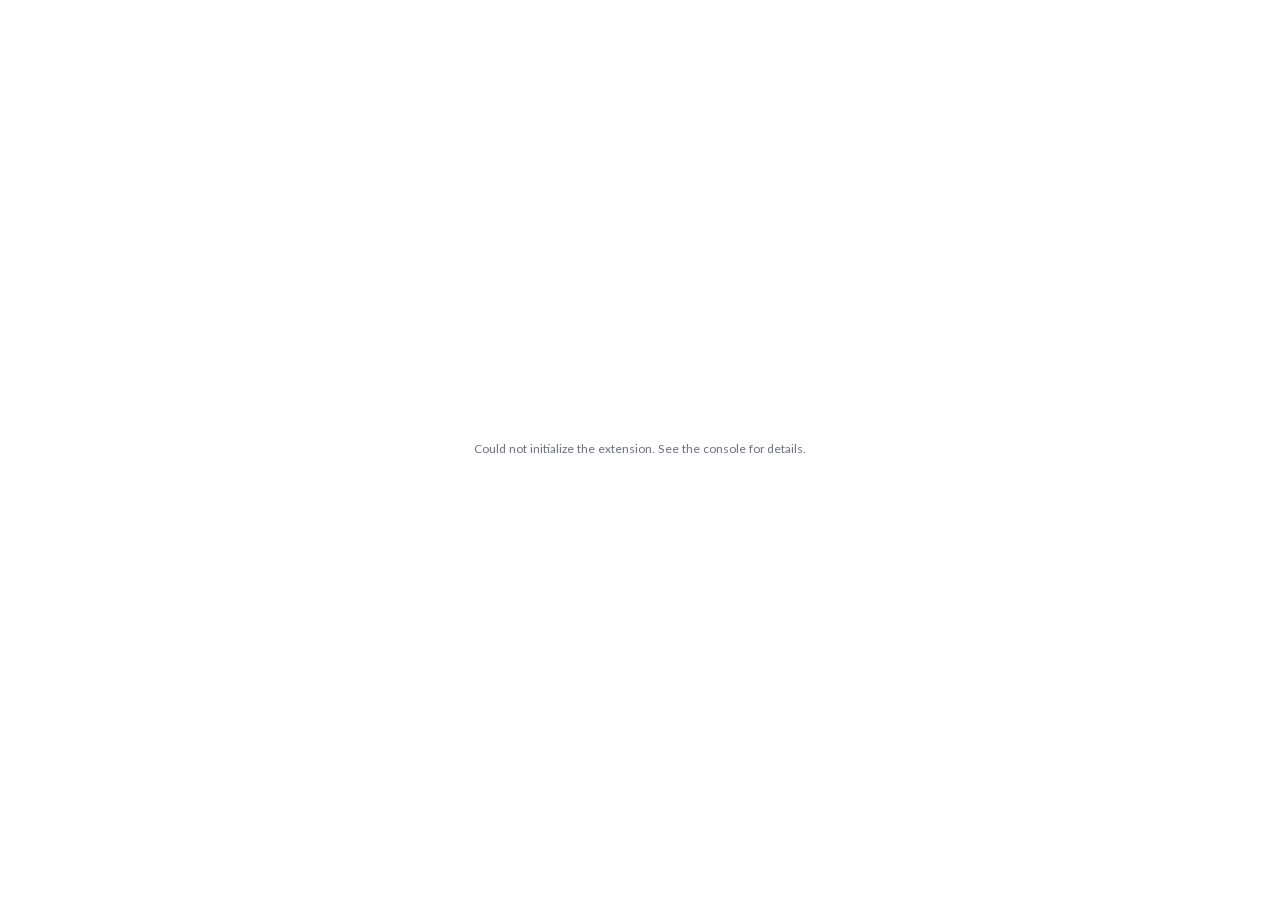
<file: index.html>
<!DOCTYPE html>
<html lang="en">
  <head>
    <meta charset="utf-8" />
    <meta name="viewport" content="width=device-width, initial-scale=1" />
    <title>Data Lineage</title>
    <link rel="stylesheet" href="./fonts/fonts.css?v=22ceb76171" />
    <link rel="stylesheet" href="./chart.css?v=4e45e46243" />
    <script src="./timing.js?v=666dc99b7c"></script>
    <script src="./icons.js?v=58c76ce58f"></script>
    <script src="./config.js?v=6abc19bbb5"></script>
    <script src="./chart.js?v=1ebbee1a01"></script>
  </head>

  <body>
    <div id="card" class="card is-empty">
      <div class="topbar">
        <div class="head">
          <div id="icon" class="icon" aria-hidden="true"></div>
          <div id="title" class="title"></div>
          <div id="explanation" class="explanation"></div>
        </div>
        <div id="tools" class="tools">
          <div id="legend" class="legend"></div>
          <div id="searchbox" class="searchbox">
            <input id="search" type="search" autocomplete="off" spellcheck="false" aria-label="Search nodes" />
          </div>
        </div>
      </div>

      <div id="legendrow" class="legendrow"></div>

      <div id="plot" class="plot">
        <div id="headers" class="headers"></div>
        <div id="canvas" class="canvas">
          <svg id="svg" class="svg" role="img" aria-label="Data lineage"></svg>
          <div id="nodes" class="nodes"></div>
        </div>
      </div>

      <div id="hint" class="hint"></div>
    </div>

    <div id="tooltip" class="tooltip" role="tooltip"></div>
    <div id="menu" class="menu" role="menu"></div>

    <script>
      // Dev preview only: index.html?mock loads a stand-in for the Tableau API.
      if (/[?&]mock\b/.test(location.search)) document.write('<script src="./dev/mock.js?v=4f536b5171"><\/script>');
    </script>
    <script>
      // Tableau Extensions API is bundled in ./lib (no CDN). Skipped when a dev mock already defined it.
      if (!(window.tableau && window.tableau.extensions)) {
        document.write('<script src="./lib/tableau.extensions.1.17.0.min.js?v=276479f2c7"><\/script>');
      }
    </script>
    <script>
      if (window.ExtTiming) ExtTiming.mark('Tableau API library loaded');
      if (window.tableau && window.tableau.extensions) {
        window.DataLineage.init();
      } else {
        document.getElementById('hint').textContent =
            'Could not load the Tableau Extensions API library.';
      }
    </script>
  </body>
</html>
</file>
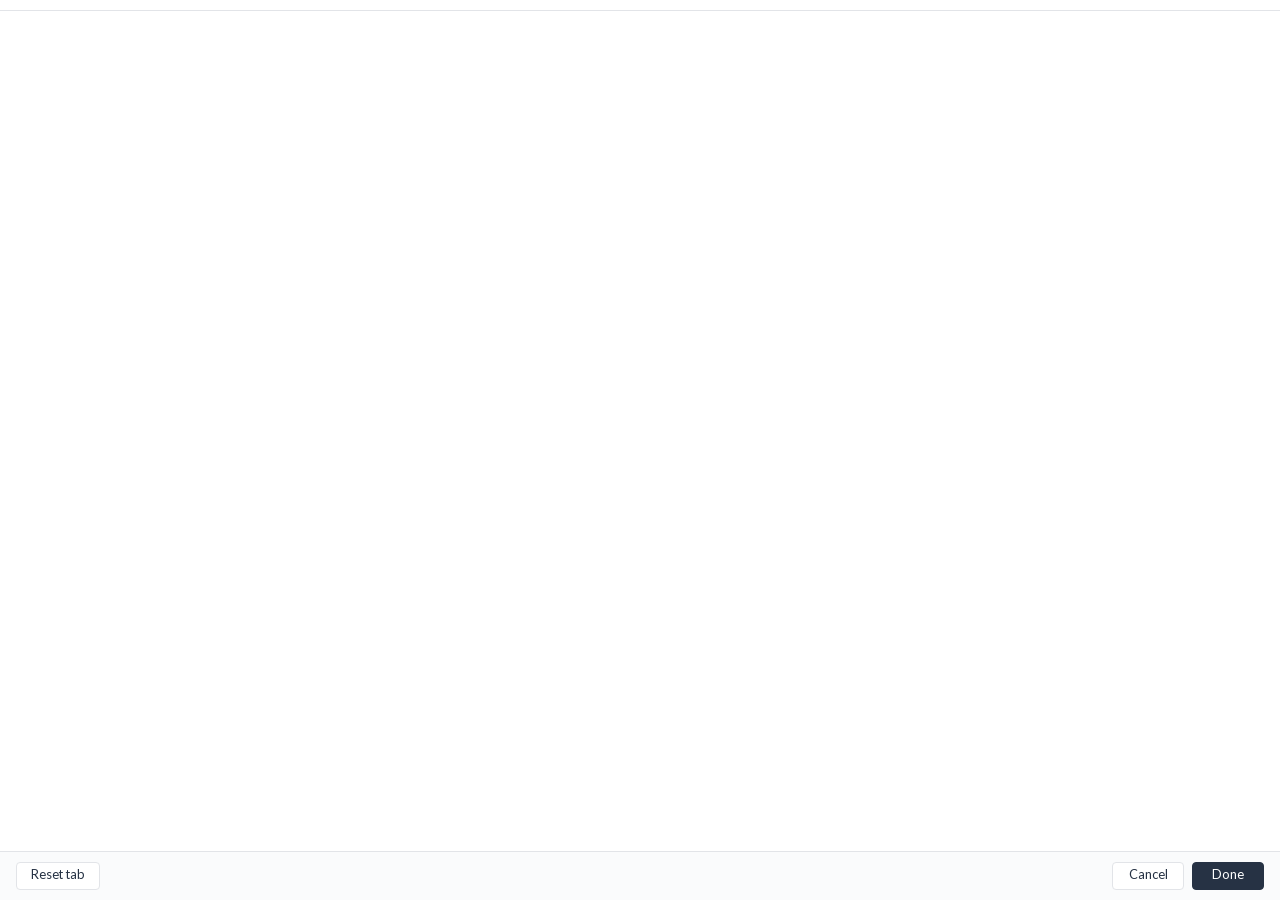
<file: configure.html>
<!DOCTYPE html>
<html lang="en">
  <head>
    <meta charset="utf-8" />
    <meta name="viewport" content="width=device-width, initial-scale=1" />
    <title>Data Lineage — Format</title>
    <link rel="stylesheet" href="./fonts/fonts.css?v=22ceb76171" />
    <link rel="stylesheet" href="./configure.css?v=2ef85206ea" />
  </head>

  <body>
    <nav class="tabs" id="tabs" role="tablist"></nav>

    <main class="body" id="panels"></main>

    <footer class="footer">
      <button class="btn" id="reset-tab" type="button" title="Restore the defaults for this tab">Reset tab</button>
      <span class="status" id="status"></span>
      <button class="btn" id="cancel" type="button">Cancel</button>
      <button class="btn btn--primary" id="done" type="button">Done</button>
    </footer>

    <script src="./icons.js?v=58c76ce58f"></script>
    <script src="./config.js?v=6abc19bbb5"></script>
    <script src="./configure.js?v=383eccf579"></script>
    <script>
      if (/[?&]mock\b/.test(location.search)) document.write('<script src="./dev/mock.js?v=4f536b5171"><\/script>');
    </script>
    <script>
      // Tableau Extensions API is bundled in ./lib (no CDN). Skipped when a dev mock already defined it.
      if (!(window.tableau && window.tableau.extensions)) {
        document.write('<script src="./lib/tableau.extensions.1.17.0.min.js?v=276479f2c7"><\/script>');
      }
    </script>
    <script>
      if (window.tableau && window.tableau.extensions) {
        window.DataLineageConfigure.init();
      } else {
        console.error('Could not load the Tableau Extensions API library.');
      }
    </script>
  </body>
</html>
</file>
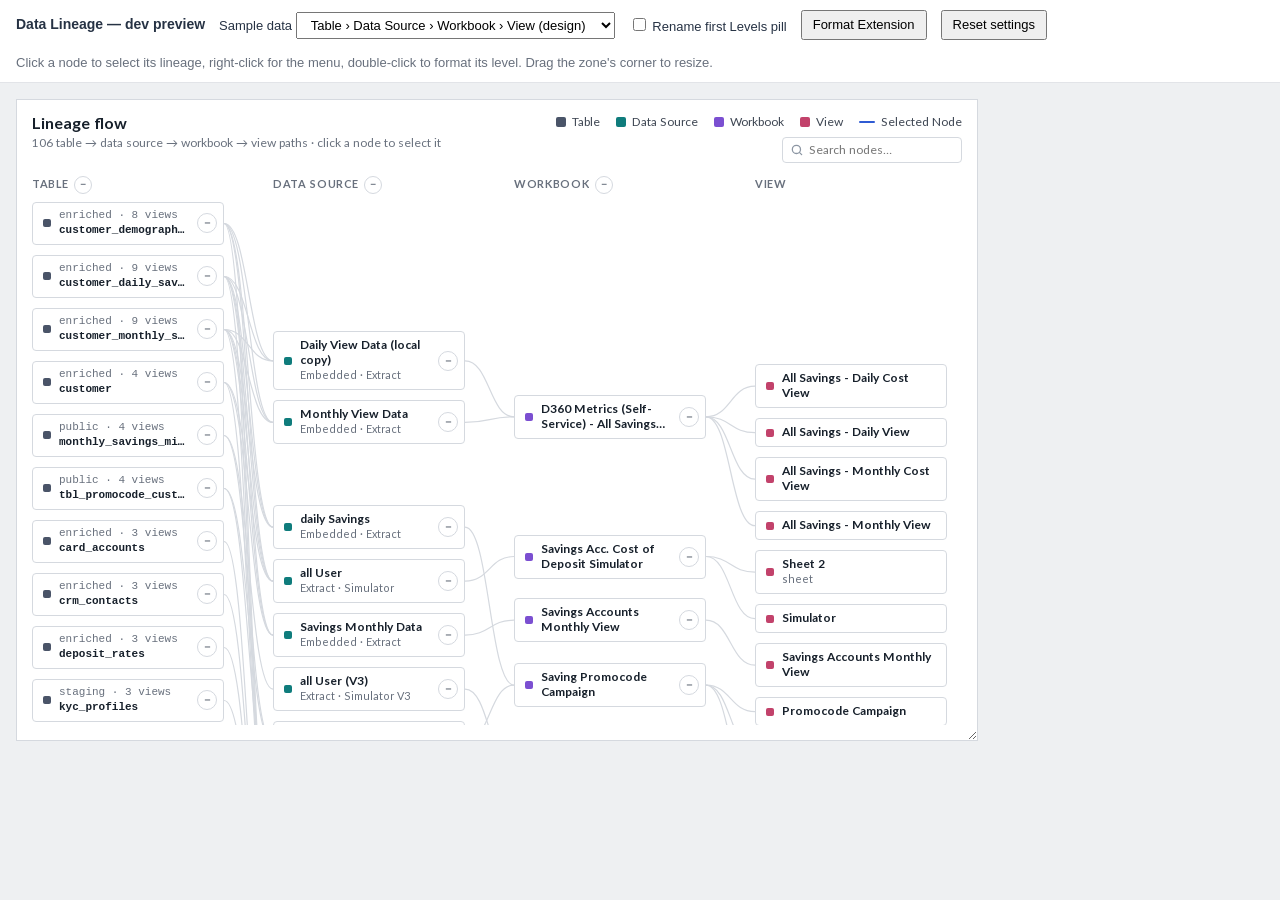
<file: dev/preview.html>
<!DOCTYPE html>
<html lang="en">
<head>
<meta charset="utf-8">
<title>Data Lineage — dev preview</title>
<style>
  body { margin: 0; font: 13px/1.4 -apple-system, "Segoe UI", Roboto, Arial, sans-serif; color: #263244; background: #eef0f2; }
  .bar { display: flex; gap: 14px; align-items: center; padding: 10px 16px; background: #fff; border-bottom: 1px solid #e2e4e8; flex-wrap: wrap; }
  .bar b { font-size: 14px; }
  .wrap { display: flex; gap: 16px; padding: 16px; align-items: flex-start; }
  .zone { resize: both; overflow: hidden; width: 960px; height: 640px; background: #fff; border: 1px solid #d5d9df; }
  .zone iframe, .dlg iframe { width: 100%; height: 100%; border: 0; display: block; }
  .dlg { width: 620px; height: 780px; background: #fff; border: 1px solid #d5d9df; box-shadow: 0 6px 24px rgba(0,0,0,.12); display: none; }
  button, select { font: inherit; padding: 4px 10px; }
  .note { color: #68707d; }
</style>
</head>
<body>
  <div class="bar">
    <b>Data Lineage — dev preview</b>
    <label>Sample data
      <select id="ds">
        <option value="lineage">Table › Data Source › Workbook › View (design)</option>
        <option value="small">System › Model › Report (3 levels)</option>
        <option value="gaps">Nulls: unused table, source without workbook</option>
        <option value="big">Stress test: 120 tables (add &amp;n=400 in the URL)</option>
        <option value="one">One level only</option>
      </select>
    </label>
    <label><input type="checkbox" id="rename"> Rename first Levels pill</label>
    <button id="fmt" type="button">Format Extension</button>
    <button id="reset" type="button">Reset settings</button>
    <span class="note">Click a node to select its lineage, right-click for the menu, double-click to format its level. Drag the zone's corner to resize.</span>
  </div>
  <div class="wrap">
    <div class="zone"><iframe id="card" title="chart"></iframe></div>
    <div class="dlg" id="dlg"><iframe id="dialog" title="Format dialog"></iframe></div>
  </div>
<script>
  var ds = document.getElementById('ds');
  ds.value = localStorage.getItem('dlMockData') || 'lineage';
  var rn = document.getElementById('rename');
  rn.checked = localStorage.getItem('dlMockRename') === '1';
  rn.addEventListener('change', function () { localStorage.setItem('dlMockRename', rn.checked ? '1' : '0'); closeDlg(); load(); });
  function load () {
    var n = /[?&]n=(\d+)/.exec(location.search);
    document.getElementById('card').src = '../index.html?mock&data=' + ds.value + (rn.checked ? '&rename' : '') + (n ? '&n=' + n[1] : '') + (/debug/.test(location.search) ? '&debug' : '');
  }
  ds.addEventListener('change', function () { localStorage.setItem('dlMockData', ds.value); closeDlg(); load(); });
  document.getElementById('reset').addEventListener('click', function () { localStorage.removeItem('dlMockSettings'); closeDlg(); load(); });
  document.getElementById('fmt').addEventListener('click', function () {
    document.getElementById('card').contentWindow.postMessage({ type: 'dl-configure' }, '*');
  });
  function closeDlg () {
    document.getElementById('dlg').style.display = 'none';
    document.getElementById('dialog').src = 'about:blank';
    var c = document.getElementById('card').contentWindow;
    if (c) c.postMessage({ type: 'dl-dialog-closed' }, '*');
  }
  window.addEventListener('message', function (e) {
    if (!e.data) return;
    if (e.data.type === 'dl-open-dialog') {
      document.getElementById('dlg').style.display = 'block';
      document.getElementById('dialog').src = e.data.url;
    }
    if (e.data.type === 'dl-close-dialog') closeDlg();
  });
  load();
</script>
</body>
</html>
</file>
<file: fonts/fonts.css>
/* Lato 2.0 (SIL Open Font License) — bundled (WOFF2, Latin subset) so the card matches Figma even on
   machines without Lato installed. An installed copy is preferred when present. */
@font-face {
  font-family: "Lato";
  font-style: normal;
  font-weight: 400;
  font-display: swap;
  src: local("Lato Regular"), local("Lato-Regular"), url("./Lato-Regular.woff2") format("woff2");
  unicode-range: U+0000-017F, U+0192, U+02C6, U+02DA, U+02DC, U+2000-206F, U+2070-209F, U+20A0-20CF, U+2100-2122, U+2190-2193, U+2212, U+2215, U+2248, U+2260, U+2264-2265, U+25B2-25BE, U+FEFF, U+FFFD;
}
@font-face {
  font-family: "Lato";
  font-style: italic;
  font-weight: 400;
  font-display: swap;
  src: local("Lato Italic"), local("Lato-Italic"), url("./Lato-Italic.woff2") format("woff2");
  unicode-range: U+0000-017F, U+0192, U+02C6, U+02DA, U+02DC, U+2000-206F, U+2070-209F, U+20A0-20CF, U+2100-2122, U+2190-2193, U+2212, U+2215, U+2248, U+2260, U+2264-2265, U+25B2-25BE, U+FEFF, U+FFFD;
}
@font-face {
  font-family: "Lato";
  font-style: normal;
  font-weight: 500;
  font-display: swap;
  src: local("Lato Medium"), local("Lato-Medium"), url("./Lato-Medium.woff2") format("woff2");
  unicode-range: U+0000-017F, U+0192, U+02C6, U+02DA, U+02DC, U+2000-206F, U+2070-209F, U+20A0-20CF, U+2100-2122, U+2190-2193, U+2212, U+2215, U+2248, U+2260, U+2264-2265, U+25B2-25BE, U+FEFF, U+FFFD;
}
@font-face {
  font-family: "Lato";
  font-style: italic;
  font-weight: 500;
  font-display: swap;
  src: local("Lato Medium Italic"), local("Lato-MediumItalic"), url("./Lato-MediumItalic.woff2") format("woff2");
  unicode-range: U+0000-017F, U+0192, U+02C6, U+02DA, U+02DC, U+2000-206F, U+2070-209F, U+20A0-20CF, U+2100-2122, U+2190-2193, U+2212, U+2215, U+2248, U+2260, U+2264-2265, U+25B2-25BE, U+FEFF, U+FFFD;
}
@font-face {
  font-family: "Lato";
  font-style: normal;
  font-weight: 700;
  font-display: swap;
  src: local("Lato Bold"), local("Lato-Bold"), url("./Lato-Bold.woff2") format("woff2");
  unicode-range: U+0000-017F, U+0192, U+02C6, U+02DA, U+02DC, U+2000-206F, U+2070-209F, U+20A0-20CF, U+2100-2122, U+2190-2193, U+2212, U+2215, U+2248, U+2260, U+2264-2265, U+25B2-25BE, U+FEFF, U+FFFD;
}
@font-face {
  font-family: "Lato";
  font-style: italic;
  font-weight: 700;
  font-display: swap;
  src: local("Lato Bold Italic"), local("Lato-BoldItalic"), url("./Lato-BoldItalic.woff2") format("woff2");
  unicode-range: U+0000-017F, U+0192, U+02C6, U+02DA, U+02DC, U+2000-206F, U+2070-209F, U+20A0-20CF, U+2100-2122, U+2190-2193, U+2212, U+2215, U+2248, U+2260, U+2264-2265, U+25B2-25BE, U+FEFF, U+FFFD;
}
</file>
<file: chart.css>
/* Data Lineage — header styled like KPI Card; fonts, colours and sizes are set
   inline by chart.js from the saved settings. */

html,
body {
  margin: 0;
  padding: 0;
  width: 100%;
  height: 100%;
  overflow: hidden;
  background: transparent !important;
}

*,
*::before,
*::after {
  box-sizing: border-box;
}

.card {
  width: 100%;
  height: 100%;
  padding: 15px;
  display: flex;
  flex-direction: column;
  align-items: stretch;
  background: transparent;
  line-height: normal;
  -webkit-font-smoothing: antialiased;
  user-select: none;
  cursor: default;
  overflow: hidden;
  font-family: "Lato", -apple-system, "Segoe UI", Roboto, Arial, sans-serif;
}

/* ---- Header (same as KPI Card) + tools ---------------------------------- */
.topbar {
  display: flex;
  align-items: flex-start;
  gap: 16px;
  flex: none;
  min-width: 0;
}

.head {
  flex: 1 1 auto;
  display: grid;
  grid-template-columns: auto minmax(0, 1fr);
  column-gap: 8px;
  row-gap: 2px;
  align-items: center;
  min-width: 0;
}

.icon {
  grid-column: 1;
  grid-row: 1;
  display: flex;
  align-items: center;
  justify-content: center;
  line-height: 0;
}

.head.icon-span .icon { grid-row: 1 / span 2; }
.icon svg, .icon img { display: block; }

.title, .explanation {
  grid-column: 2;
  min-width: 0;
  white-space: nowrap;
  overflow: hidden;
  text-overflow: ellipsis;
}

.title { grid-row: 1; }
.explanation { grid-row: 2; }

.card.no-icon .head { grid-template-columns: minmax(0, 1fr); }
.card.no-icon .title, .card.no-icon .explanation { grid-column: 1; }
.card.no-head .head { display: none; }

.tools {
  flex: 0 1 auto;
  display: flex;
  flex-direction: column;
  align-items: flex-end;
  gap: 8px;
  min-width: 0;
}

.tools:empty, .tools.is-empty { display: none; }

/* ---- Legend ------------------------------------------------------------ */
.legend {
  display: flex;
  flex-wrap: wrap;
  align-items: center;
  justify-content: flex-end;
  column-gap: 16px;
  row-gap: 4px;
  min-width: 0;
}

.legend:empty { display: none; }

.legendrow { flex: none; display: none; margin-top: 8px; }
.legendrow.is-on { display: block; }
.legendrow .legend { justify-content: flex-start; }
.card.legend-bottom .legendrow { order: 5; margin-top: 8px; }

.lg-item { display: inline-flex; align-items: center; gap: 6px; white-space: nowrap; }
.lg-sw { width: 10px; height: 10px; border-radius: 2px; flex: none; }
.lg-sw.is-circle { border-radius: 50%; }
.lg-line { width: 16px; height: 0; border-top: 2.5px solid; border-radius: 2px; flex: none; }

/* ---- Search ------------------------------------------------------------ */
.searchbox { display: none; }
.searchbox.is-on { display: block; }

.searchbox input {
  height: 26px;
  width: 180px;
  max-width: 100%;
  padding: 0 8px 0 26px;
  border: 1px solid #d5d9df;
  border-radius: 4px;
  font: 12px "Lato", -apple-system, "Segoe UI", Roboto, Arial, sans-serif;
  color: #263244;
  background: #fff url("data:image/svg+xml,%3Csvg xmlns='http://www.w3.org/2000/svg' width='14' height='14' viewBox='0 0 24 24' fill='none' stroke='%238c96a3' stroke-width='2.2' stroke-linecap='round'%3E%3Ccircle cx='11' cy='11' r='7'/%3E%3Cpath d='M20 20l-3.5-3.5'/%3E%3C/svg%3E") 7px center no-repeat;
  user-select: text;
}

.searchbox input:focus { outline: 2px solid rgba(47, 91, 211, 0.25); border-color: #2f5bd3; }
.searchbox .count { margin-left: 6px; font-size: 11px; color: #8c96a3; }

/* ---- Plot: column headers + scrollable canvas --------------------------- */
.plot {
  flex: 1 1 auto;
  min-height: 0;
  position: relative;
  overflow: auto;
  scrollbar-gutter: stable; /* Windows scrollbars: the layout width doesn't change when it appears */
  margin-top: 12px;
}

.headers {
  position: sticky;
  top: 0;
  z-index: 3;
  height: 28px;
}

.headers:empty { display: none; }

.hdr {
  position: absolute;
  top: 0;
  display: flex;
  align-items: center;
  gap: 6px;
  white-space: nowrap;
  line-height: 20px;
}

.hdr-tx { min-width: 0; overflow: hidden; text-overflow: ellipsis; }

.hdr .hdr-tgl {
  flex: none;
  min-width: 18px;
  height: 18px;
  padding: 0 4px;
  border: 1px solid #d5d9df;
  border-radius: 9px;
  background: #fff;
  color: inherit;
  font-family: inherit;
  font-weight: 700;
  line-height: 16px;
  letter-spacing: 0;
  text-align: center;
  cursor: pointer;
}
.hdr .hdr-tgl:hover { border-color: #2f5bd3; color: #2f5bd3; }

.canvas { position: relative; }

.svg { position: absolute; left: 0; top: 0; overflow: visible; pointer-events: none; }

.svg path { fill: none; stroke-linecap: round; }
.svg .lit path { transition: stroke 0.12s; }

.nodes { position: absolute; left: 0; top: 0; }

/* ---- Nodes ----------------------------------------------------------- */
.node {
  position: absolute;
  display: flex;
  align-items: center;
  gap: 8px;
  border-style: solid;
  cursor: pointer;
  overflow: hidden;
  transition: background-color 0.12s, border-color 0.12s, opacity 0.12s;
}

.node .mk { flex: none; display: block; }
.node .tx { flex: 1 1 auto; min-width: 0; display: flex; flex-direction: column; gap: 1px; }
.node .nm {
  display: -webkit-box;
  -webkit-box-orient: vertical;
  overflow: hidden;
  overflow-wrap: anywhere;
  line-height: 1.25;
}
.node .nm .inl { font-weight: 400; }
.node .nm.is-mono { display: block; white-space: nowrap; text-overflow: ellipsis; overflow-wrap: normal; }
.node .sub { white-space: nowrap; overflow: hidden; text-overflow: ellipsis; line-height: 1.25; }
.node.sub-above .tx { flex-direction: column-reverse; }

.node.is-match { box-shadow: 0 0 0 2px var(--match, #eb644c); }
.node.is-faded { opacity: var(--fade, 0.35); }
.node.is-hidden { display: none; }
.svg .is-faded { opacity: var(--fade, 0.35); }
.svg .is-hidden { display: none; }

.empty-filter {
  position: absolute;
  left: 0;
  right: 0;
  top: 40px;
  text-align: center;
  font-size: 12px;
  color: #8c96a3;
}

/* ---- Expand / collapse button ------------------------------------------ */
.node .tgl {
  flex: none;
  align-self: center;
  min-width: 20px;
  height: 20px;
  margin-right: -4px;
  padding: 0 5px;
  border: 1px solid #d5d9df;
  border-radius: 10px;
  background: #fff;
  font-size: 12px;
  font-weight: 700;
  line-height: 18px;
  text-align: center;
  cursor: pointer;
}
.node .tgl.is-closed { font-size: 10.5px; }
.node .tgl:hover { border-color: #2f5bd3 !important; color: #2f5bd3 !important; }

/* ---- Tooltip ---------------------------------------------------------- */
.tooltip {
  display: none;
  position: fixed;
  z-index: 10;
  pointer-events: none;
  min-width: 160px;
  max-width: 340px;
  padding: 8px 10px;
  background: #ffffff;
  border: 1px solid #e2e4e8;
  border-radius: 6px;
  box-shadow: 0 4px 14px rgba(38, 50, 68, 0.12);
  font: 12px/1.4 "Lato", -apple-system, "Segoe UI", Roboto, Arial, sans-serif;
  color: #263244;
}

.tt-level { display: flex; align-items: center; gap: 6px; color: #68707d; font-size: 11px; }
.tt-level .lg-sw { width: 8px; height: 8px; }
.tt-name { font-weight: 700; font-size: 13px; margin: 2px 0; overflow-wrap: anywhere; }
.tt-rows { margin-top: 6px; border-top: 1px solid #eef0f2; padding-top: 5px; }
.tt-row { display: flex; align-items: flex-start; gap: 10px; }
.tt-row .nm { flex: none; max-width: 55%; color: #55606e; }
.tt-row .vl { flex: 1; text-align: right; font-weight: 600; overflow-wrap: anywhere; }
.tt-sec { font-size: 10.5px; color: #8c96a3; text-transform: uppercase; letter-spacing: 0.04em; margin-top: 4px; }
.tt-hint { margin-top: 5px; color: #a0a8b3; font-size: 10.5px; }

/* ---- Right-click menu ------------------------------------------------- */
.menu {
  display: none;
  position: fixed;
  z-index: 20;
  min-width: 200px;
  padding: 4px 0;
  background: #ffffff;
  border: 1px solid #e2e4e8;
  border-radius: 6px;
  box-shadow: 0 6px 18px rgba(38, 50, 68, 0.16);
  font: 12.5px/1.3 "Lato", -apple-system, "Segoe UI", Roboto, Arial, sans-serif;
  color: #263244;
}

.menu button {
  display: block;
  width: 100%;
  padding: 7px 14px;
  border: 0;
  background: none;
  font: inherit;
  color: inherit;
  text-align: left;
  cursor: pointer;
  white-space: nowrap;
}

.menu button:hover { background: #f2f4f6; }
.menu hr { border: 0; border-top: 1px solid #eef0f2; margin: 4px 0; }
.menu .menu-head { padding: 4px 14px 2px; font-size: 11px; color: #8c96a3; overflow: hidden; text-overflow: ellipsis; white-space: nowrap; max-width: 300px; }

/* ---- Empty state ------------------------------------------------------ */
.hint {
  display: none;
  margin: auto;
  max-width: 90%;
  font: 12px/1.45 "Lato", -apple-system, "Segoe UI", Roboto, Arial, sans-serif;
  color: #68707d;
  text-align: center;
}

.card.is-empty > :not(.hint) { display: none !important; }
.card.is-empty .hint { display: block; }
</file>
<file: configure.css>
:root {
  --text: #263244;
  --muted: #68707d;
  --line: #e2e4e8;
  --soft: #f5f6f8;
  --accent: #eb644c;
  --accent-ink: #ffffff;
  --font: "Lato", -apple-system, BlinkMacSystemFont, "Segoe UI", Roboto, Arial, sans-serif;
}

* { box-sizing: border-box; }

html, body { margin: 0; height: 100%; }

body {
  display: flex;
  flex-direction: column;
  font: 13px/1.35 var(--font);
  color: var(--text);
  background: #fff;
}

/* ---- tabs -------------------------------------------------------------- */
.tabs {
  display: flex;
  gap: 2px;
  padding: 10px 12px 0;
  border-bottom: 1px solid var(--line);
  flex: none;
  overflow-x: auto;
}

.tab {
  border: 0;
  background: none;
  padding: 8px 10px 9px;
  font: inherit;
  color: var(--muted);
  cursor: pointer;
  border-bottom: 2px solid transparent;
  white-space: nowrap;
}

.tab:hover { color: var(--text); }

.tab[aria-selected="true"] {
  color: var(--text);
  font-weight: 700;
  border-bottom-color: var(--accent);
}

/* ---- panels ------------------------------------------------------------ */
.body {
  flex: 1;
  overflow-y: auto;
  padding: 14px 16px 20px;
}

.panel[hidden] { display: none; }

.group { margin: 0 0 18px; }

.group-title {
  margin: 0 0 8px;
  font-size: 11px;
  font-weight: 700;
  letter-spacing: 0.06em;
  text-transform: uppercase;
  color: var(--muted);
}

.row {
  display: grid;
  grid-template-columns: 132px 1fr;
  align-items: center;
  gap: 10px;
  min-height: 30px;
  margin-bottom: 6px;
}

.row > label:first-child { color: var(--muted); }

.row[hidden] { display: none; }

.help {
  grid-column: 2;
  margin-top: -4px;
  font-size: 11.5px;
  color: var(--muted);
}

.inline { display: flex; align-items: center; gap: 8px; min-width: 0; }

input[type="text"],
input[type="number"],
select,
textarea {
  height: 28px;
  width: 100%;
  min-width: 0;
  padding: 0 8px;
  border: 1px solid var(--line);
  border-radius: 4px;
  font: inherit;
  color: var(--text);
  background: #fff;
}

textarea { height: 52px; padding: 6px 8px; resize: vertical; }

input[type="number"] { width: 84px; }

input:focus, select:focus, textarea:focus {
  outline: 2px solid rgba(235, 100, 76, 0.35);
  outline-offset: 0;
  border-color: var(--accent);
}

input[type="color"] {
  width: 34px;
  height: 28px;
  padding: 0;
  border: 1px solid var(--line);
  border-radius: 4px;
  background: none;
  cursor: pointer;
  flex: none;
}

.hex {
  width: 92px !important;
  font-family: ui-monospace, SFMono-Regular, Menlo, monospace;
  font-size: 12px;
  text-transform: uppercase;
}

.hex.is-invalid { border-color: #e35263; }

input[type="checkbox"] { accent-color: var(--accent); width: 15px; height: 15px; margin: 0; }

input[type="range"] { flex: 1; accent-color: var(--accent); }

.readout { min-width: 38px; text-align: right; color: var(--muted); font-variant-numeric: tabular-nums; }

/* ---- segmented control ------------------------------------------------ */
.seg {
  justify-self: start;
  display: inline-flex;
  border: 1px solid var(--line);
  border-radius: 4px;
  overflow: hidden;
}

.seg button {
  border: 0;
  border-right: 1px solid var(--line);
  background: #fff;
  padding: 5px 10px;
  font: inherit;
  color: var(--text);
  cursor: pointer;
}

.seg button:last-child { border-right: 0; }

.seg button[aria-pressed="true"] { background: var(--text); color: #fff; }

/* ---- icon pickers ------------------------------------------------------ */
.icon-preview {
  display: flex;
  align-items: center;
  gap: 10px;
  padding: 10px 12px;
  border: 1px solid var(--line);
  border-radius: 6px;
  margin-bottom: 14px;
  background: var(--soft);
}

.icon-preview .slot {
  width: 24px;
  height: 24px;
  display: flex;
  align-items: center;
  justify-content: center;
  flex: none;
}

.icon-preview .slot img, .icon-preview .slot svg { display: block; }

.icon-preview .name { color: var(--muted); font-size: 12px; overflow: hidden; text-overflow: ellipsis; white-space: nowrap; }

.grid {
  display: grid;
  grid-template-columns: repeat(auto-fill, minmax(40px, 1fr));
  gap: 6px;
  padding: 2px;
}

.cell {
  height: 40px;
  border: 1px solid var(--line);
  border-radius: 5px;
  background: #fff;
  display: flex;
  align-items: center;
  justify-content: center;
  cursor: pointer;
  padding: 0;
}

.cell:hover { border-color: #b8bdc6; }

.cell.is-active { outline: 2px solid var(--accent); outline-offset: 1px; border-color: transparent; }

.cell img { max-width: 24px; max-height: 24px; display: block; }

.cell--dark, .slot--dark { background: #263244; border-color: #263244; border-radius: 5px; }

.grid-title {
  margin: 12px 0 6px;
  font-size: 11.5px;
  font-weight: 700;
  color: var(--muted);
}

.grid-title:first-child { margin-top: 4px; }

.note { color: var(--muted); font-size: 12px; margin: 6px 0 10px; }

.note code { font-size: 11.5px; background: var(--soft); padding: 1px 4px; border-radius: 3px; }

.drop {
  display: flex;
  flex-direction: column;
  align-items: center;
  justify-content: center;
  gap: 4px;
  padding: 18px;
  border: 1.5px dashed #c9cdd4;
  border-radius: 6px;
  color: var(--muted);
  text-align: center;
  cursor: pointer;
}

.drop.is-over { border-color: var(--accent); background: #fff6f4; }

.drop input { display: none; }

/* ---- footer ------------------------------------------------------------ */
.footer {
  flex: none;
  display: flex;
  align-items: center;
  gap: 8px;
  padding: 10px 16px;
  border-top: 1px solid var(--line);
  background: #fafbfc;
}

.status { margin-right: auto; color: var(--muted); font-size: 12px; }

.btn {
  height: 28px;
  min-width: 72px;
  padding: 0 14px;
  border: 1px solid var(--line);
  border-radius: 4px;
  background: #fff;
  font: inherit;
  color: var(--text);
  cursor: pointer;
}

.btn:hover { background: var(--soft); }

.btn--primary { background: var(--text); border-color: var(--text); color: #fff; }

.btn--primary:hover { background: #1a2433; }

/* ---- Waterfall additions (shared) --------------------------------------------- */
.tabs { flex-wrap: wrap; }
.sample {
  grid-column: 2;
  margin: 2px 0 8px 142px;
  font-size: 12px;
  color: var(--muted);
  font-variant-numeric: tabular-nums;
  white-space: pre;
}
.subcard {
  border: 1px solid var(--line);
  border-radius: 6px;
  padding: 10px 12px 8px;
  margin-bottom: 10px;
  background: var(--soft);
}
.btn--small { height: 24px; min-width: 0; padding: 0 10px; font-size: 12px; }
.group .inline .btn { flex: none; }
.note a { color: var(--accent); }
.dimlist { display: flex; flex-direction: column; gap: 4px; }
.dimitem {
  display: flex; align-items: center; gap: 8px;
  padding: 4px 6px 4px 8px; border: 1px solid var(--line); border-radius: 4px; background: #fff;
}
.dimitem.is-off .dimname { color: var(--muted); }
.dimname { flex: 1; min-width: 0; overflow: hidden; text-overflow: ellipsis; white-space: nowrap; }
.mini {
  width: 24px; height: 22px; padding: 0; border: 1px solid var(--line); border-radius: 3px;
  background: #fff; color: var(--text); font-size: 9px; cursor: pointer;
}
.mini:disabled { opacity: 0.3; cursor: default; }

/* ---- Bar Chart additions ---------------------------------------------- */
.tabs { row-gap: 0; }
.tab { padding: 7px 8px 8px; }
.presets { display: grid; grid-template-columns: repeat(auto-fill, minmax(120px, 1fr)); gap: 8px; }
.preset {
  display: flex; flex-direction: column; align-items: stretch; gap: 4px;
  padding: 6px; border: 1px solid var(--line); border-radius: 6px; background: #fff;
  font: inherit; font-size: 11.5px; color: var(--text); cursor: pointer; text-align: center;
}
.preset:hover { border-color: var(--accent); }
.preset svg { display: block; width: 100%; height: 56px; }
.choice { display: grid; grid-template-columns: repeat(auto-fill, minmax(92px, 1fr)); gap: 6px; }
.choice button {
  display: flex; flex-direction: column; align-items: center; gap: 3px; padding: 6px 4px;
  border: 1px solid var(--line); border-radius: 6px; background: #fff; font: inherit; font-size: 11.5px;
  color: var(--text); cursor: pointer;
}
.choice button svg { width: 44px; height: 30px; display: block; }
.choice button[aria-pressed="true"] { outline: 2px solid var(--accent); outline-offset: 1px; border-color: transparent; }
.memberlist { display: flex; flex-direction: column; gap: 4px; max-height: 340px; overflow: auto; padding-right: 2px; }
.member {
  display: grid; grid-template-columns: 26px minmax(0, 1fr) auto; align-items: center; gap: 8px;
  padding: 4px 6px; border: 1px solid var(--line); border-radius: 4px; background: #fff;
}
.member .mslot { width: 24px; height: 24px; display: flex; align-items: center; justify-content: center; border-radius: 4px; }
.member .mslot img { max-width: 20px; max-height: 20px; }
.member .mname { overflow: hidden; text-overflow: ellipsis; white-space: nowrap; }
.member .inline { gap: 4px; }
.member select { width: auto; max-width: 130px; height: 24px; font-size: 12px; }
.member .btn--small { min-width: 0; }
.swatches { display: flex; flex-wrap: wrap; gap: 3px; }
.swatches span { width: 14px; height: 14px; border-radius: 3px; display: inline-block; }
.comment {
  border: 1px solid var(--line); border-left: 3px solid var(--accent); border-radius: 4px;
  padding: 6px 8px; margin-bottom: 6px; background: #fff;
}
.comment .meta { color: var(--muted); font-size: 11px; display: flex; gap: 8px; align-items: center; }
.comment .meta .sp { flex: 1; }
.comment textarea { margin-top: 4px; }
.picker-pop { margin-top: 6px; padding: 8px; border: 1px solid var(--line); border-radius: 6px; background: var(--soft); }
.picker-pop .grid { grid-template-columns: repeat(auto-fill, minmax(34px, 1fr)); }
.picker-pop .cell { height: 34px; }

/* ---- presets tab ------------------------------------------------------- */
.preset-btns { flex-wrap: wrap; margin: 4px 0 8px; }
.preset-json { height: 120px; font-family: ui-monospace, Menlo, Consolas, monospace; font-size: 11.5px; white-space: pre; }
.preset-msg { margin: 0 0 14px; padding: 8px 10px; border-radius: 4px; background: #EAF5EE; color: #1E6B3C; font-size: 12px; }
.preset-msg.is-error { background: #FDECEA; color: #A1281C; }
.preset-inline-help { margin: 0; }
.preset-item { display: flex; align-items: center; justify-content: space-between; gap: 8px; padding: 6px 0; border-bottom: 1px solid var(--line); }
.preset-name { min-width: 0; overflow: hidden; text-overflow: ellipsis; white-space: nowrap; }

/* ---- parameters in texts ----------------------------------------------- */
.param-tools { flex-wrap: wrap; margin-top: -2px; }
.param-insert { width: auto; height: 24px; font-size: 12px; }
.param-preview { grid-column: auto; margin: 0; }
.param-preview.is-warn { color: #B4431E; }
.subcard-title { font-weight: 600; margin: 0 0 6px; color: var(--text); }

/* ---- Grouping tab: field roles ----------------------------------------- */
.role-row { grid-template-columns: minmax(0, 1fr) auto; }
.role-name { display: flex; align-items: center; gap: 8px; color: var(--text) !important; font-weight: 600; min-width: 0; overflow: hidden; text-overflow: ellipsis; white-space: nowrap; }
.role-dot { width: 8px; height: 8px; border-radius: 50%; flex: none; }
.role-bars { background: #2F4B7C; }
.role-split { background: #EB644C; }
.role-breakdown { background: #9AA3AF; }
.seg--roles button { min-width: 84px; }
.seg button:disabled { opacity: 0.4; cursor: default; }
.role-summary { margin: 4px 0 10px; padding: 8px 10px; border-radius: 6px; background: var(--soft); font-size: 12px; line-height: 1.6; color: var(--text); }
.role-summary b { color: var(--muted); font-weight: 600; }
.role-tools { margin: 0 0 10px; align-items: flex-start; }
.role-tools .help { margin: 0; flex: 1; }
details.more { margin: 2px 0 6px; border-top: 1px solid var(--line); padding-top: 6px; }
details.more > summary { cursor: pointer; color: var(--accent); font-size: 12px; margin-bottom: 8px; list-style: revert; }
.role-panel { background: #7E57C2; }
.seg--roles button { min-width: 70px; }

/* ---- Data Lineage: Levels tab ------------------------------------------ */
.level-card { padding: 0; }
.level-head {
  display: flex; align-items: center; gap: 8px; width: 100%;
  padding: 8px 12px; border: 0; background: none; font: inherit; color: var(--text);
  cursor: pointer; text-align: left;
}
.level-head .help { margin: 0; grid-column: auto; }
.level-head::after { content: '▸'; margin-left: auto; color: var(--muted); font-size: 11px; }
.level-card.is-open .level-head::after { content: '▾'; }
.level-body { padding: 4px 12px 8px; border-top: 1px solid var(--line); background: #fff; border-radius: 0 0 6px 6px; }
.level-card .role-dot { width: 10px; height: 10px; border-radius: 2px; }
</file>
